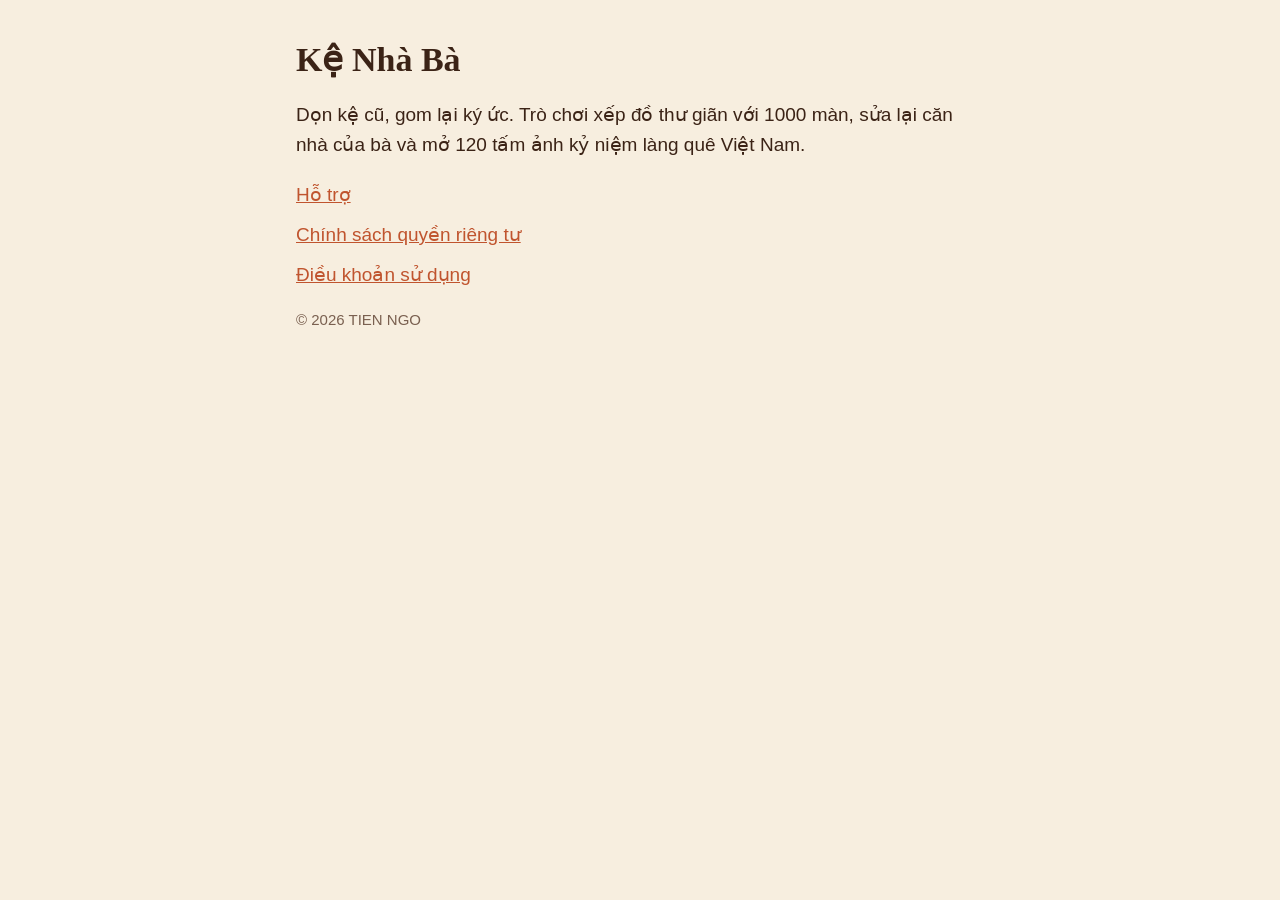
<file: index.html>
<!doctype html>
<html lang="vi">
<head>
<meta charset="utf-8">
<meta name="viewport" content="width=device-width, initial-scale=1">
<title>Kệ Nhà Bà</title>
<link rel="stylesheet" href="style.css">
</head>
<body>
<main>
<h1>Kệ Nhà Bà</h1>
<p class="lead">Dọn kệ cũ, gom lại ký ức. Trò chơi xếp đồ thư giãn với 1000 màn, sửa lại căn nhà của bà và mở 120 tấm ảnh kỷ niệm làng quê Việt Nam.</p>
<ul class="links">
<li><a href="support.html">Hỗ trợ</a></li>
<li><a href="privacy.html">Chính sách quyền riêng tư</a></li>
<li><a href="terms.html">Điều khoản sử dụng</a></li>
</ul>
<p class="muted">© 2026 TIEN NGO</p>
</main>
</body>
</html>
</file>
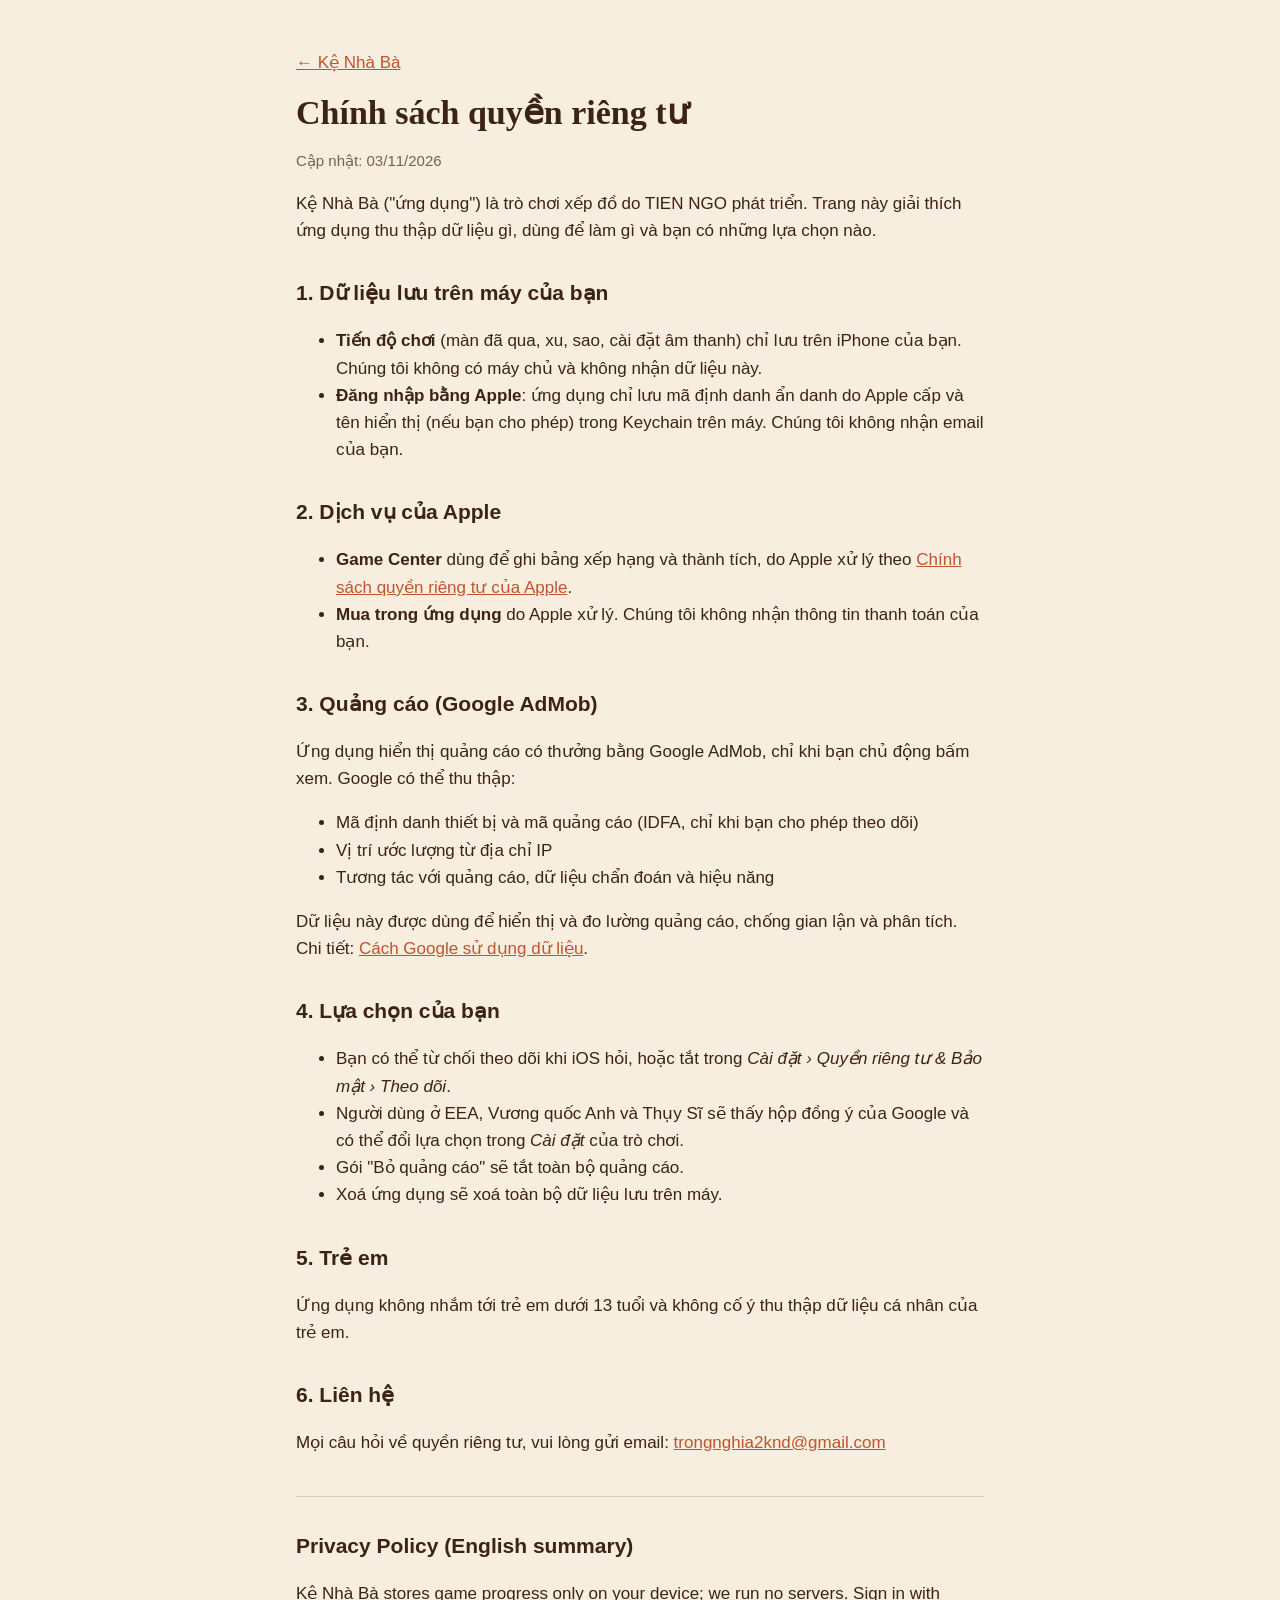
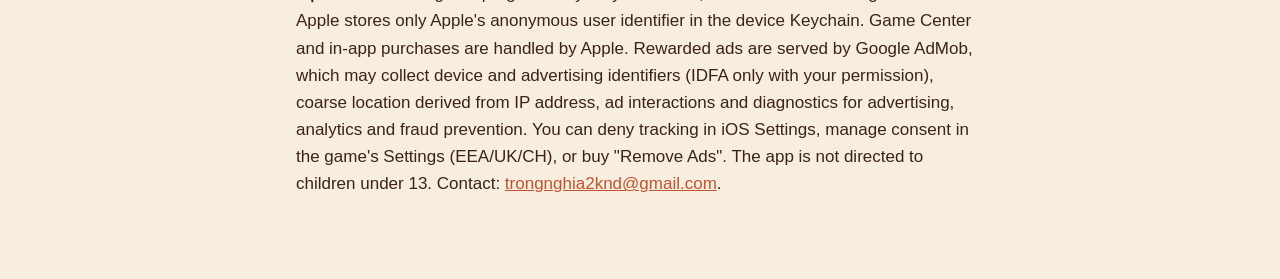
<file: privacy.html>
<!doctype html>
<html lang="vi">
<head>
<meta charset="utf-8">
<meta name="viewport" content="width=device-width, initial-scale=1">
<title>Chính sách quyền riêng tư · Kệ Nhà Bà</title>
<link rel="stylesheet" href="style.css">
</head>
<body>
<main>
<p><a href="./">← Kệ Nhà Bà</a></p>
<h1>Chính sách quyền riêng tư</h1>
<p class="muted">Cập nhật: 03/11/2026</p>

<p>Kệ Nhà Bà ("ứng dụng") là trò chơi xếp đồ do TIEN NGO phát triển. Trang này giải thích ứng dụng thu thập dữ liệu gì, dùng để làm gì và bạn có những lựa chọn nào.</p>

<h2>1. Dữ liệu lưu trên máy của bạn</h2>
<ul>
<li><b>Tiến độ chơi</b> (màn đã qua, xu, sao, cài đặt âm thanh) chỉ lưu trên iPhone của bạn. Chúng tôi không có máy chủ và không nhận dữ liệu này.</li>
<li><b>Đăng nhập bằng Apple</b>: ứng dụng chỉ lưu mã định danh ẩn danh do Apple cấp và tên hiển thị (nếu bạn cho phép) trong Keychain trên máy. Chúng tôi không nhận email của bạn.</li>
</ul>

<h2>2. Dịch vụ của Apple</h2>
<ul>
<li><b>Game Center</b> dùng để ghi bảng xếp hạng và thành tích, do Apple xử lý theo <a href="https://www.apple.com/legal/privacy/">Chính sách quyền riêng tư của Apple</a>.</li>
<li><b>Mua trong ứng dụng</b> do Apple xử lý. Chúng tôi không nhận thông tin thanh toán của bạn.</li>
</ul>

<h2>3. Quảng cáo (Google AdMob)</h2>
<p>Ứng dụng hiển thị quảng cáo có thưởng bằng Google AdMob, chỉ khi bạn chủ động bấm xem. Google có thể thu thập:</p>
<ul>
<li>Mã định danh thiết bị và mã quảng cáo (IDFA, chỉ khi bạn cho phép theo dõi)</li>
<li>Vị trí ước lượng từ địa chỉ IP</li>
<li>Tương tác với quảng cáo, dữ liệu chẩn đoán và hiệu năng</li>
</ul>
<p>Dữ liệu này được dùng để hiển thị và đo lường quảng cáo, chống gian lận và phân tích. Chi tiết: <a href="https://policies.google.com/technologies/partner-sites">Cách Google sử dụng dữ liệu</a>.</p>

<h2>4. Lựa chọn của bạn</h2>
<ul>
<li>Bạn có thể từ chối theo dõi khi iOS hỏi, hoặc tắt trong <i>Cài đặt › Quyền riêng tư & Bảo mật › Theo dõi</i>.</li>
<li>Người dùng ở EEA, Vương quốc Anh và Thụy Sĩ sẽ thấy hộp đồng ý của Google và có thể đổi lựa chọn trong <i>Cài đặt</i> của trò chơi.</li>
<li>Gói "Bỏ quảng cáo" sẽ tắt toàn bộ quảng cáo.</li>
<li>Xoá ứng dụng sẽ xoá toàn bộ dữ liệu lưu trên máy.</li>
</ul>

<h2>5. Trẻ em</h2>
<p>Ứng dụng không nhắm tới trẻ em dưới 13 tuổi và không cố ý thu thập dữ liệu cá nhân của trẻ em.</p>

<h2>6. Liên hệ</h2>
<p>Mọi câu hỏi về quyền riêng tư, vui lòng gửi email: <a href="mailto:trongnghia2knd@gmail.com">trongnghia2knd@gmail.com</a></p>

<hr>
<h2 lang="en">Privacy Policy (English summary)</h2>
<div lang="en">
<p>Kệ Nhà Bà stores game progress only on your device; we run no servers. Sign in with Apple stores only Apple's anonymous user identifier in the device Keychain. Game Center and in-app purchases are handled by Apple. Rewarded ads are served by Google AdMob, which may collect device and advertising identifiers (IDFA only with your permission), coarse location derived from IP address, ad interactions and diagnostics for advertising, analytics and fraud prevention. You can deny tracking in iOS Settings, manage consent in the game's Settings (EEA/UK/CH), or buy "Remove Ads". The app is not directed to children under 13. Contact: <a href="mailto:trongnghia2knd@gmail.com">trongnghia2knd@gmail.com</a>.</p>
</div>
</main>
</body>
</html>
</file>
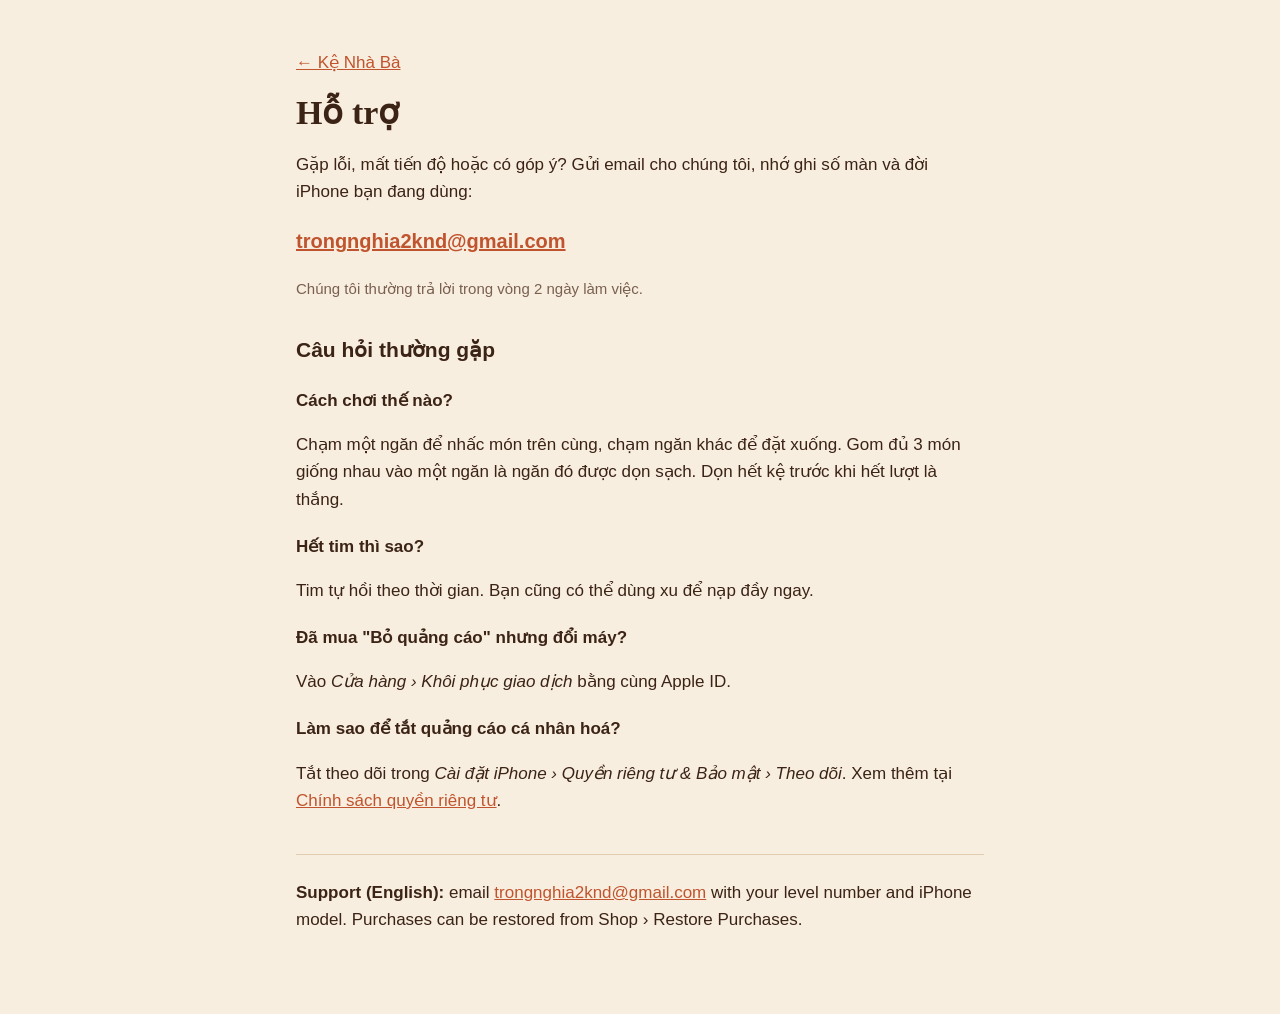
<file: support.html>
<!doctype html>
<html lang="vi">
<head>
<meta charset="utf-8">
<meta name="viewport" content="width=device-width, initial-scale=1">
<title>Hỗ trợ · Kệ Nhà Bà</title>
<link rel="stylesheet" href="style.css">
</head>
<body>
<main>
<p><a href="./">← Kệ Nhà Bà</a></p>
<h1>Hỗ trợ</h1>
<p>Gặp lỗi, mất tiến độ hoặc có góp ý? Gửi email cho chúng tôi, nhớ ghi số màn và đời iPhone bạn đang dùng:</p>
<p class="cta"><a href="mailto:trongnghia2knd@gmail.com?subject=K%E1%BB%87%20Nh%C3%A0%20B%C3%A0%20-%20H%E1%BB%97%20tr%E1%BB%A3">trongnghia2knd@gmail.com</a></p>
<p class="muted">Chúng tôi thường trả lời trong vòng 2 ngày làm việc.</p>

<h2>Câu hỏi thường gặp</h2>
<h3>Cách chơi thế nào?</h3>
<p>Chạm một ngăn để nhấc món trên cùng, chạm ngăn khác để đặt xuống. Gom đủ 3 món giống nhau vào một ngăn là ngăn đó được dọn sạch. Dọn hết kệ trước khi hết lượt là thắng.</p>
<h3>Hết tim thì sao?</h3>
<p>Tim tự hồi theo thời gian. Bạn cũng có thể dùng xu để nạp đầy ngay.</p>
<h3>Đã mua "Bỏ quảng cáo" nhưng đổi máy?</h3>
<p>Vào <i>Cửa hàng › Khôi phục giao dịch</i> bằng cùng Apple ID.</p>
<h3>Làm sao để tắt quảng cáo cá nhân hoá?</h3>
<p>Tắt theo dõi trong <i>Cài đặt iPhone › Quyền riêng tư & Bảo mật › Theo dõi</i>. Xem thêm tại <a href="privacy.html">Chính sách quyền riêng tư</a>.</p>

<hr>
<p lang="en"><b>Support (English):</b> email <a href="mailto:trongnghia2knd@gmail.com">trongnghia2knd@gmail.com</a> with your level number and iPhone model. Purchases can be restored from Shop › Restore Purchases.</p>
</main>
</body>
</html>
</file>
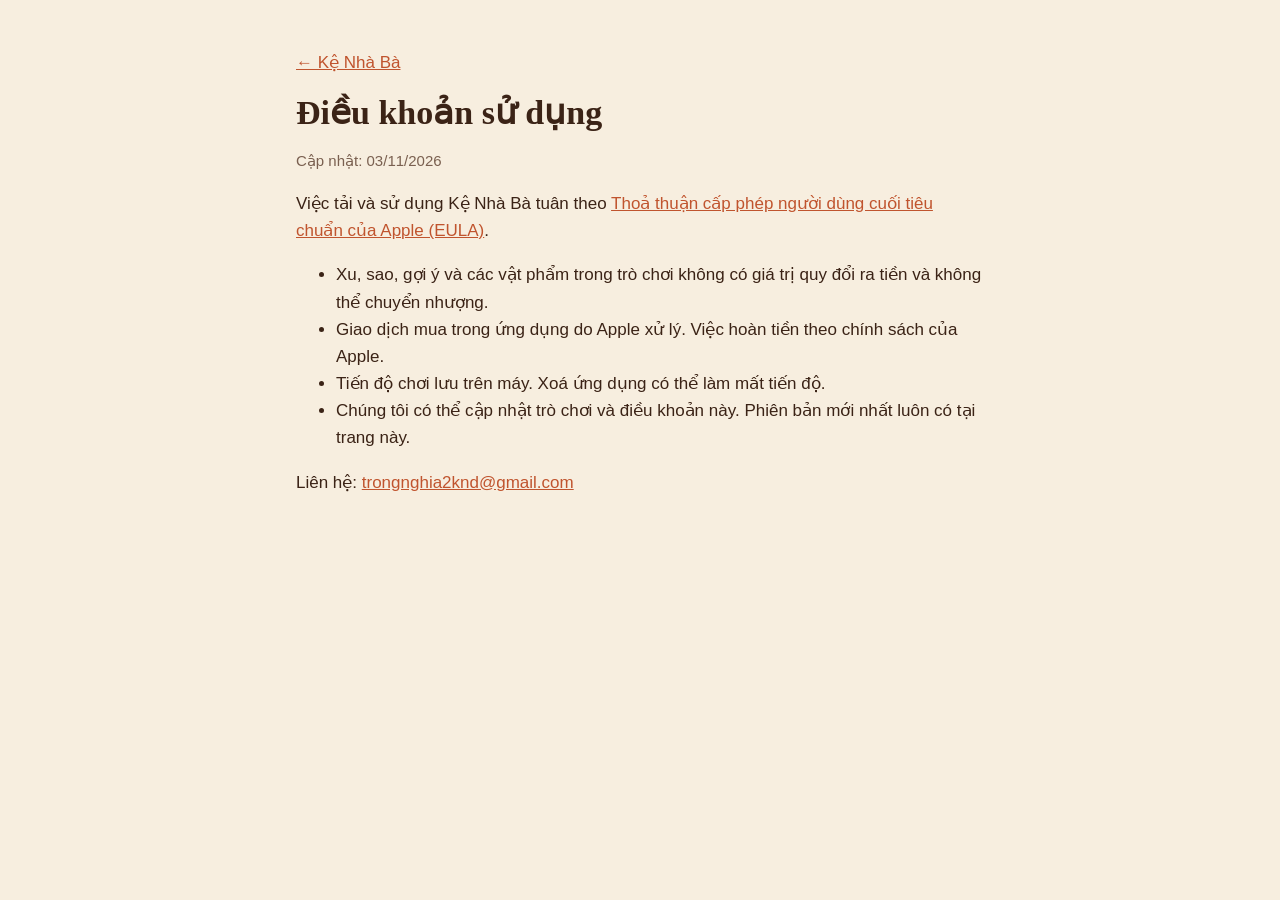
<file: terms.html>
<!doctype html>
<html lang="vi">
<head>
<meta charset="utf-8">
<meta name="viewport" content="width=device-width, initial-scale=1">
<title>Điều khoản sử dụng · Kệ Nhà Bà</title>
<link rel="stylesheet" href="style.css">
</head>
<body>
<main>
<p><a href="./">← Kệ Nhà Bà</a></p>
<h1>Điều khoản sử dụng</h1>
<p class="muted">Cập nhật: 03/11/2026</p>
<p>Việc tải và sử dụng Kệ Nhà Bà tuân theo <a href="https://www.apple.com/legal/internet-services/itunes/dev/stdeula/">Thoả thuận cấp phép người dùng cuối tiêu chuẩn của Apple (EULA)</a>.</p>
<ul>
<li>Xu, sao, gợi ý và các vật phẩm trong trò chơi không có giá trị quy đổi ra tiền và không thể chuyển nhượng.</li>
<li>Giao dịch mua trong ứng dụng do Apple xử lý. Việc hoàn tiền theo chính sách của Apple.</li>
<li>Tiến độ chơi lưu trên máy. Xoá ứng dụng có thể làm mất tiến độ.</li>
<li>Chúng tôi có thể cập nhật trò chơi và điều khoản này. Phiên bản mới nhất luôn có tại trang này.</li>
</ul>
<p>Liên hệ: <a href="mailto:trongnghia2knd@gmail.com">trongnghia2knd@gmail.com</a></p>
</main>
</body>
</html>
</file>
<file: style.css>
:root { --paper: #F7EEDF; --ink: #3B2316; --muted: #7A6050; --clay: #C0542E; --line: #E3CDB0; }
* { box-sizing: border-box; }
body { margin: 0; background: var(--paper); color: var(--ink); font: 17px/1.6 -apple-system, BlinkMacSystemFont, "Segoe UI", Roboto, sans-serif; }
main { max-width: 720px; margin: 0 auto; padding: 32px 16px 64px; }
h1 { font-family: Georgia, "Times New Roman", serif; font-size: 34px; line-height: 1.2; margin: 8px 0 12px; }
h2 { font-size: 21px; margin-top: 32px; }
h3 { font-size: 17px; margin: 20px 0 4px; }
a { color: var(--clay); }
.muted { color: var(--muted); font-size: 15px; }
.lead { font-size: 19px; }
.cta { font-size: 20px; font-weight: 600; }
.links { list-style: none; padding: 0; }
.links li { margin: 10px 0; font-size: 19px; }
hr { border: 0; border-top: 1px solid var(--line); margin: 40px 0 24px; }
</file>
